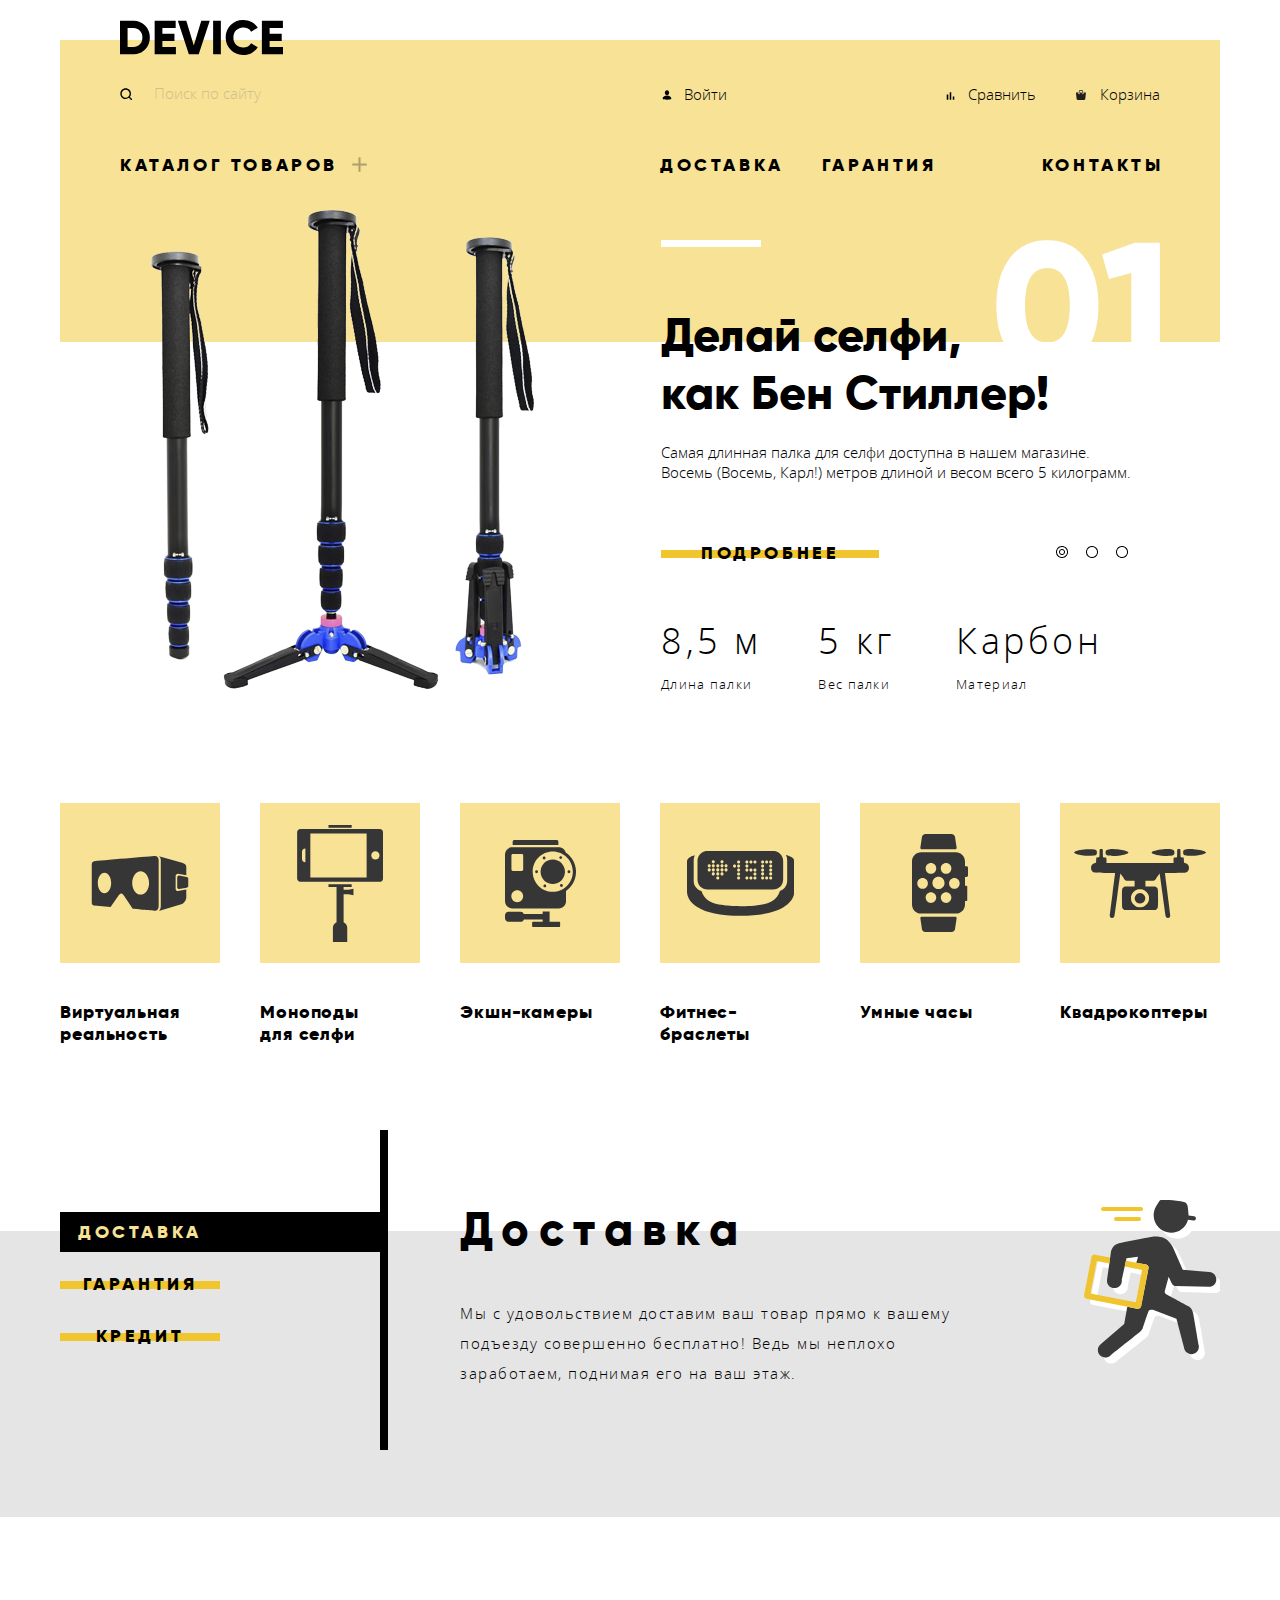
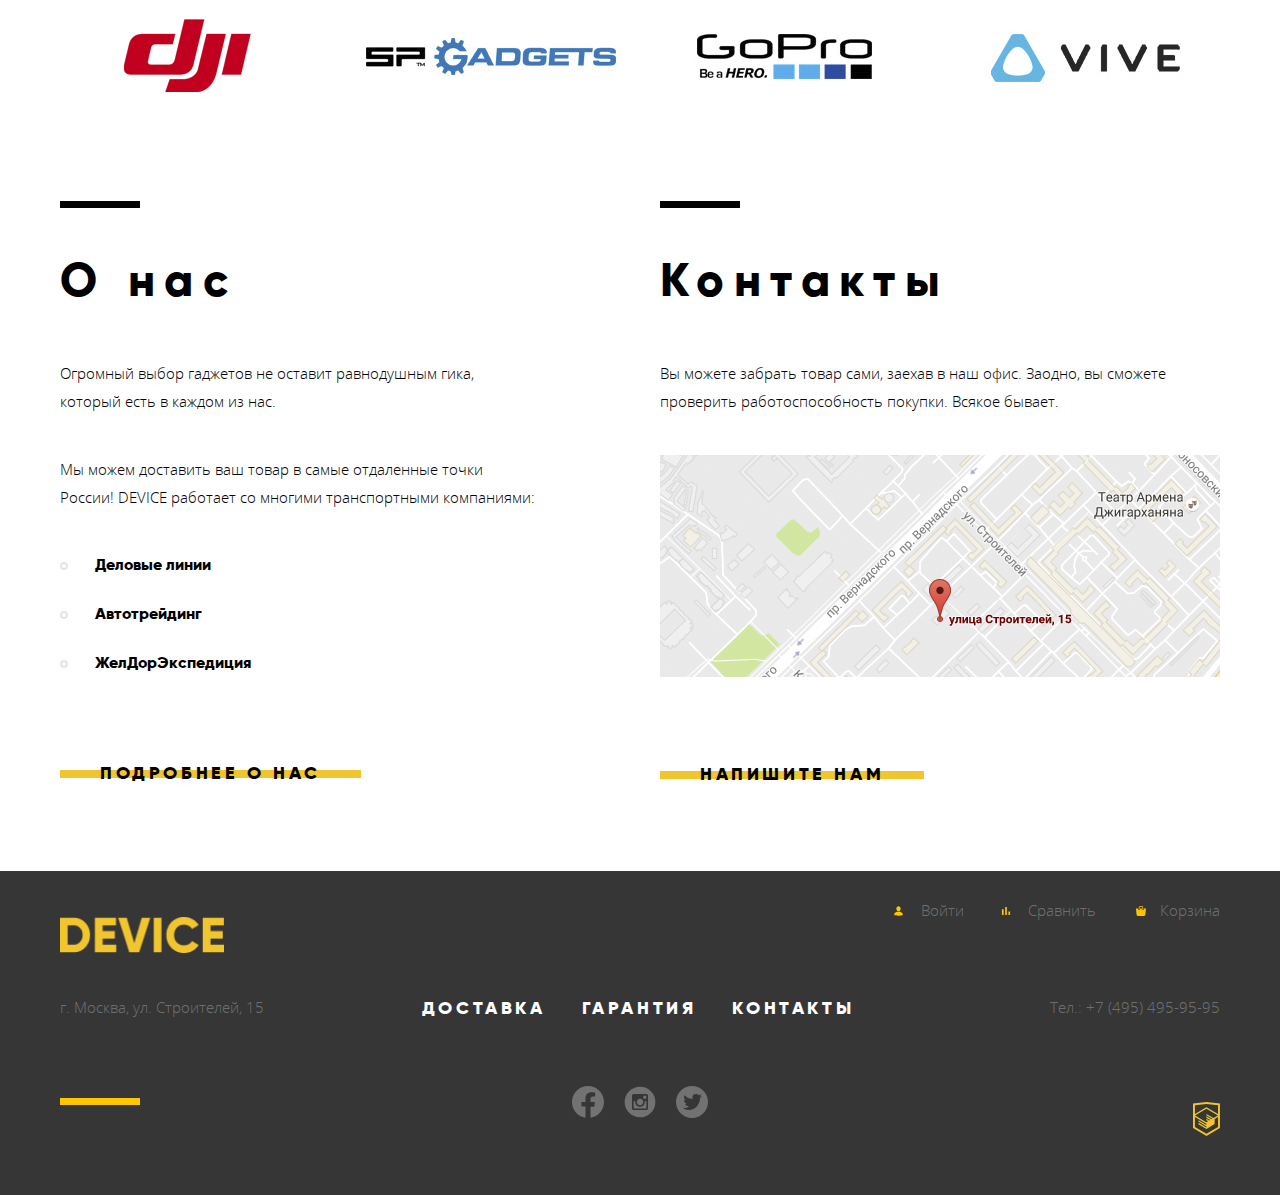
<file: index.html>
<!DOCTYPE HTML>
<html class="page" lang="ru">

<head>
  <meta charset="utf-8">
  <title>Интернет магазин Devise</title>
  <link rel="icon" href="favicon.svg">
  <link rel="preconnect" href="https://fonts.gstatic.com">
  <link href="https://fonts.googleapis.com/css2?family=Roboto&display=swap" rel="stylesheet">
  <link rel="stylesheet" href="css/normalize.css">
  <link href="css/style.css" rel="stylesheet">
</head>

<body id="body" class="page-body">
  <header class="main-header">
    <div class="main-logo">
      <a  href="index.html"> <img src="img/logo.svg" width="163 " height="35"
        alt="логотип интернет магазина Devise"></a>
    </div>
    <div class="active-block">
      <div class="seach-form-container">
        <form class="seach-form"  action="https://echo.htmlacademy.ru/" method="post">
          <input type="text" id="seach-form" class="seach-form-input" name="seach-form-input" autocomplete="off" placeholder="Поиск по сайту">
            <label for="seach-form"></label>
      		  <button class="seach-form-button">Найти</button>
      		  <div class="seach-form-line"></div>
        </form>
      </div>
      <div class="active-block-container">
        <div class="active-block-elements  element-user" ><a href="blank.html"><img src="img/icon_user_header.svg" width="14" height="14" alt="вход">Войти</a></div>
        <div class="active-block-elements element-compare" ><a href="blank.html"><img src="img/icon_chart_header.svg" width="13" height="14"alt="Сравнить">Сравнить</a></div>
        <div class="active-block-elements element-cart" ><a href="blank.html"><img src="img/icon_cart_header.svg" width="10" height="10" alt="Корзина">Корзина</a></div>
      </div>
    </div>
      <nav class="main-menu">
        <div class="menu-catalog">
        <a class="main-menu-link" href="catalog.html">Каталог товаров </a>
        <img src="img/cross.png" alt="плюсик-раскрытия-меню" width="15" height="15">
        <div class="submenu">
          <ul class="submenu-main-list">
            <li><a href="catalog.html">Виртуальная реальность</a></li>
            <li><a href="catalog.html">Моноподы для селфи</a></li>
            <li><a href="catalog.html">Экшн-камеры</a></li>
          </ul>
          <ul class="submenu-main-list">
            <li><a href="catalog.html">Фитнес-браслеты</a></li>
            <li><a href="catalog.html">Умные часы</a></li>
          </ul>
          <ul class="submenu-main-list">
            <li><a href="catalog.html">Квадрокоптер</a></li>
          </ul>
        </div>
      </div>

        <ul class="main-menu-list">
          <li class="main-menu-elements"><a class="main-menu-link" href="blank.html">доставка</a></li>
          <li class="main-menu-elements"><a class="main-menu-link" href="blank.html">гарантия</a></li>
          <li class="main-menu-elements"><a class="main-menu-link" href="blank.html">контакты</a></li>
        </ul>
      </nav>
  </header>

  <main class="main">
    <div class="slider-container">
      <div class="slider slide-1" id="slide-1">
        <div class="slider-img">
        <img class="slider-img1" src="img/slide-1.png" width="490" height="486" alt="Селфипалка">
      </div>
      <div class="slider-main">
        <div class="slider-main-line"></div>
        <div class="slider-main-number">
          <img alt="цифра 1" src="img/01.png" width="164" height="131">
        </div>
        <h2 class="slider-main-title">Делай селфи,<br>как Бен Стиллер! </h2>
        <p class="slider-main-text"> Самая длинная палка для селфи доступна в нашем магазине.<br> Восемь (Восемь, Карл!)
          метров длиной и весом всего 5 килограмм.</p>
        <div class="slider-main-button-container">
          <button class="button-main">Подробнее</button></div>
        <div class="slider-main-atributes">
          <div>
            <h2>8,5 м</h2>
            <p>Длина палки</p>
          </div>
          <div>
            <h2>5 кг</h2>
            <p>Вес палки</p>
          </div>
          <div>
            <h2>Карбон</h2>
            <p>Материал</p>
          </div>
        </div>
      </div>
    </div>
      <div class="slider slide-2" id="slide-2">
        <div class="slider-img">
        <img class="slider-item" src="img/slide-2.png" width="490" height="485" alt="Фитнес-браслет">
      </div>
      <div class="slider-main">
        <div class="slider-main-line"></div>
        <div class="slider-main-number">
          <img alt="цифра 2" src="img/02.png" width="194" height="131">
        </div>
        <h2 class="slider-main-title">Худеем<br>правильно! </h2>
        <p class="slider-main-text">Мотивирующие фитнес-браслеты помогут найти в себе силы не<br>пропускать занятия и
          соблюдать диету.</p>
        	<div class="slider-main-button-container">
            <button class="button-main">Подробнее</button>
           </div>
           <div class="slider-main-atributes">
             <div>
               <h2>48 часов</h2>
               <p>Без подзарядки</p>
             </div>
           </div>
          </div>
        </div>
      <div class="slider slide-3" id="slide-3">
        <div class="slider-img">
        <img class="slider-item" src="img/slide-3.png" width="526" height="547" alt="квадрокоптер">
      </div>
      <div class="slider-main">
        <div class="slider-main-line"></div>
        <div class="slider-main-number">
          <img alt="цифра 3" src="img/03.png" width="196" height="131">
        </div>
        <h2 class="slider-main-title">Порхает как бабочка,<br>жалит как пчела! </h2>
        <p class="slider-main-text">Этот обычный, на первый взгляд, квадрокоптер оснащен мощным <br>лазером, замаскированным
          под стандартную камеру.</p>
        	<div class="slider-main-button-container">
				    <button class="button-main">Подробнее</button>
				  </div>
				  <div class="slider-main-atributes">
				    <div>
						  <h2>800 м</h2>
						  <p>Дальность полета</p>
				    </div>
				    <div>
						  <h2>50 м</h2>
						  <p>Радиус поражения</p>
				    </div>
				  </div>
     		</div>
     	</div>
       <div class="slider-main-radio">
		    <input  onclick="slideActive1()" class="slider-main-input" type="radio" name="slider-main-input" id="slider-main-radio1" checked>
			  <label class="slider-main-label" for="slider-main-radio1"></label>
    		<input  onclick="slideActive2()" class="slider-main-input" type="radio" name="slider-main-input" id="slider-main-radio2" >
    		<label class="slider-main-label" for="slider-main-radio2"></label>
    		<input  onclick="slideActive3()" class="slider-main-input" type="radio" name="slider-main-input" id="slider-main-radio3">
    		<label class="slider-main-label" for="slider-main-radio3"></label>
		  </div>
    </div>

    <div class="main-catalog">
      <div class="main-catalog-elements">
        <a href="catalog.html" class="main-catalog-img">
          <img alt="Виртуальная реальность" src="img/popular-1.svg" width="98" height="55">
        </a>
        <a class="main-catalog-elements-text" href="catalog.html">Виртуальная<br> реальность</a>
      </div>
      <div class="main-catalog-elements">
        <a href="catalog.html" class="main-catalog-img">
          <img alt="Моноподы" src="img/popular-2.svg" width="86" height="117">
        </a>
       <a class="main-catalog-elements-text" href="catalog.html">Моноподы<br> для селфи</a>
      </div>
      <div class="main-catalog-elements">
        <a href="catalog.html" class="main-catalog-img">
          <img alt="Экшн-камеры" src="img/popular-3.svg" width="71" height="87">
        </a>
        <a class="main-catalog-elements-text" href="catalog.html">Экшн-камеры</a>
      </div>
      <div class="main-catalog-elements">
        <a href="catalog.html" class="main-catalog-img">
          <img alt="Фитнес-браслеты" src="img/popular-4.svg" width="107" height="65">
        </a>
        <a class="main-catalog-elements-text" href="catalog.html">Фитнес-<br>браслеты</a>
      </div>
      <div class="main-catalog-elements">
        <a href="catalog.html" class="main-catalog-img">
          <img  alt="Умные часы" src="img/popular-5.svg" width="56" height="98">
        </a>
        <a class="main-catalog-elements-text" href="catalog.html">Умные часы</a>
      </div>
      <div class="main-catalog-elements">
        <a href="catalog.html" class="main-catalog-img">
          <img alt="Квадрокоптеры" src="img/popular-6.svg" width="132" height="69">
        </a>
        <a class="main-catalog-elements-text" href="catalog.html">Квадрокоптеры</a>
      </div>
   </div>
    <div class="info-container">
      <div class="info">
        <div class="info-slider">
          <input onclick="infoSlideActive1()" class="info-slider-input" type="radio" name="button" checked id="info-slider-input-delivery">
          <label class="info-slider-label" for="info-slider-input-delivery">доставка</label>
          <input onclick="infoSlideActive2()" class="info-slider-input" type="radio" name="button" id="info-slider-input-garanty">
          <label class="info-slider-label" for="info-slider-input-garanty">гарантия</label>
          <input onclick="infoSlideActive3()" class="info-slider-input" type="radio" name="button" id="info-slider-input-credit">
          <label class="info-slider-label" for="info-slider-input-credit">кредит</label>
        </div>
        <div class="right-side right-side1" id="right-side1">
          <h2 class="right-side-title">Доставка</h2>
          <p class="right-side-text">Мы с удовольствием доставим ваш товар прямо к вашему <br>
            подъезду совершенно бесплатно! Ведь мы неплохо <br>заработаем, поднимая его на ваш этаж.</p>
          <img class="right-sid-img " src="img/delivery.svg" alt="услуги Доставка" width="136" height="164">
        </div>
        <div class="right-side right-side2" id="right-side2" >
          <h2 class="right-side-title">Гарантия</h2>
          <p class="right-side-text">Если из-за возгорания купленного у нас товара у вас сгорит <br>
            дом — не переживайте, мы выдадим вам новый. <br>Товар, не дом, конечно же.</p>
          <img class="right-sid-img " src="img/warranty.svg" alt="услуги Гарантия"  width="171" height="195">
        </div>
        <div class="right-side right-side3" id="right-side3">
          <h2 class="right-side-title">Кредит</h2>
          <p class="right-side-text">Залезть в долговую яму стало проще! Кредитные <br>
            консультанты подберут для вас наиболее выгодные условия <br>
            кредита. Выгодные для нашего банка, разумеется.</p>
          <img class="right-sid-img" src="img/credit.svg" alt="услуги Кредит"  width="156" height="188">
        </div>
      </div>
    </div>
    <Section class="partners">
      <a href="#"><img src="img/logo-1.png" alt="логотип компании dj" width="260" height="100"></a>
      <a href="#"><img src="img/logo-2.png" alt="логотип SP" width="260" height="100"></a>
      <a href="#"><img src="img/logo-3.png" alt="логотип GoPro" width="260" height="100"></a>
      <a href="#"><img src="img/logo-4.png" alt="логотип Vivo" width="260" height="100"></a>

    </Section>
    <div class="contact-info">
    <div class="about-us-info">
      <div class="top-line"></div>
      <h2 class="about-us-title">О нас</h2>
      <p class="about-us-text">Огромный выбор гаджетов не оставит равнодушным гика,<br>
        который есть в каждом из нас.</p>
      <p class="about-us-text">Мы можем доставить ваш товар в самые отдаленные точки <br>
        России! DEVICE работает со многими транспортными компаниями:</p>
      <ul class="about-us-delivery">
        <li>Деловые линии</li>
        <li>Автотрейдинг </li>
        <li>ЖелДорЭкспедиция </li>
      </ul>
      <a class="button-main" href="blink.html">подробнее о нас</a>
    </div>
    <div class="contacts">
      <div class="top-line"></div>
      <h2 class="contacts-title">Контакты</h2>
      <p class="contacts-text">Вы можете забрать товар сами, заехав в наш офис. Заодно, вы сможете <br>
        проверить работоспособность покупки. Всякое бывает.
      </p>
      <div class="map" onclick="showMap()">
        <img alt="Карта" src="img/map.png" width="560" height="222">
      </div>
      <a onclick="openFeedbackForm()" class="button-main">напишите нам</a>
    </div>
  </div>
  </main>
  <footer class="footer-container">
    <div class="main-footer">
    <div class="footer-column-1">
      <div>
        <a class="footer-logo" href="index.html"> <img src="img/-e-logo.png" width="164" height="36" alt="logo"></a>
      </div>
      <div class="footer-active-block-container">
        <div class="footer-active-block-elements footer-active-1"><a class="footer-active-block-elements-link" href=""><img alt="логин" src="img/icon_user.svg" width="13" height="14">Войти</a></div>
        <div class="footer-active-block-elements footer-active-2"><a class="footer-active-block-elements-link" href=""><img alt="сравнить" src="img/icon_chart.svg" width="14" height="14">Сравнить</a></div>
        <div class="footer-active-block-elements footer-active-3"><a class="footer-active-block-elements-link" href=""><img alt="корзина" src="img/icon_cart.svg" width="10" height="10">Корзина</a></div>
      </div>
    </div>
    <div class="footer-column-2">
      <div class="adress">
        <p>г. Москва, ул. Строителей, 15</p>
      </div>
      <ul class="footer-menu">
      		<li class="footer-menu-elements"><a href="blank.html">доставка</a></li>
      		<li class="footer-menu-elements"><a href="blank.html">гарантия</a></li>
      		<li class="footer-menu-elements"><a href="blank.html">контакты</a></li>
      	</ul>
      <div class="tel">
        <p>Тел.: <a href="+7(495) 495-95-95">+7 (495) 495-95-95</a></p>
      </div>
    </div>
    <div class="footer-column-3">

      <div class="footer-line"></div>
      <div class="social">
        <a href="https://vk.com/gerfageraych"><img src="img/icon_facebook.svg" alt="facebook"></a></li>
        <a href="#"> <img src="img/icon_instagram.svg" alt="instagram"> </a></li>
        <a href="#"><img src="img/icon_twitter.svg" alt="twitter"></a>
      </div>
      <div class="creator">
        <p><a href="https://vk.com/gerfageraych"><img src="img/logo-html.svg" alt="разработано"></a></p>
      </div>
    </div>
    </div>
  </footer>

  <div class="full-map " id="full-map">
    <a href="https://www.google.ng/maps/place/School+number+118/@55.6866384,37.5275834,16.79z/data=!4m5!3m4!1s0x46b54cf6f5f5c4ad:0xbce6da52bb328417!8m2!3d55.687031!4d37.529618?hl=nl">
      <img alt="большая карта" src="img/map-big.png" width="994" height="539">
    </a>
    <button onclick="closeMap()" class="button-close"></button>
  </div>
  <div class="feedback-form-container " id="feedback-form-container">
    <form class="feedback-form" action="https://echo.htmlacademy.ru/" method="post">
      <div class="feedback-form-name">
        <p>Ваше имя:</p>
        <input id="feedback-form-name-input" class="feedback-form-name-input" type="text" name="name"
          placeholder="Имя Фамилия">
        <label for="feedback-form-name-input"></label>
      </div>
      <div class="feedback-form-email">
        <p>Ваш e-mail:</p>
        <input id="feedback-form-name-email" class="feedback-form-name-input" type="email" name="email"
          placeholder="email@example.com">
        <label for="feedback-form-name-email"></label>
      </div>
      <div class="feedback-form-textarea">
        <p>Текст письма:</p>
        <textarea id="feedback-form-name-textarea" class="feedback-form-name-textarea" name="message"
          placeholder="В свободной форме"></textarea>
        <label for="feedback-form-name-textarea"></label>
      </div>
      <button class="button-main">отправить</button>
    </form>
    <button onclick="closeFeedbackForm()" class="button-close"></button>
  </div>
  <script src="js/script.min.js"></script>
</body>

</html>
</file>
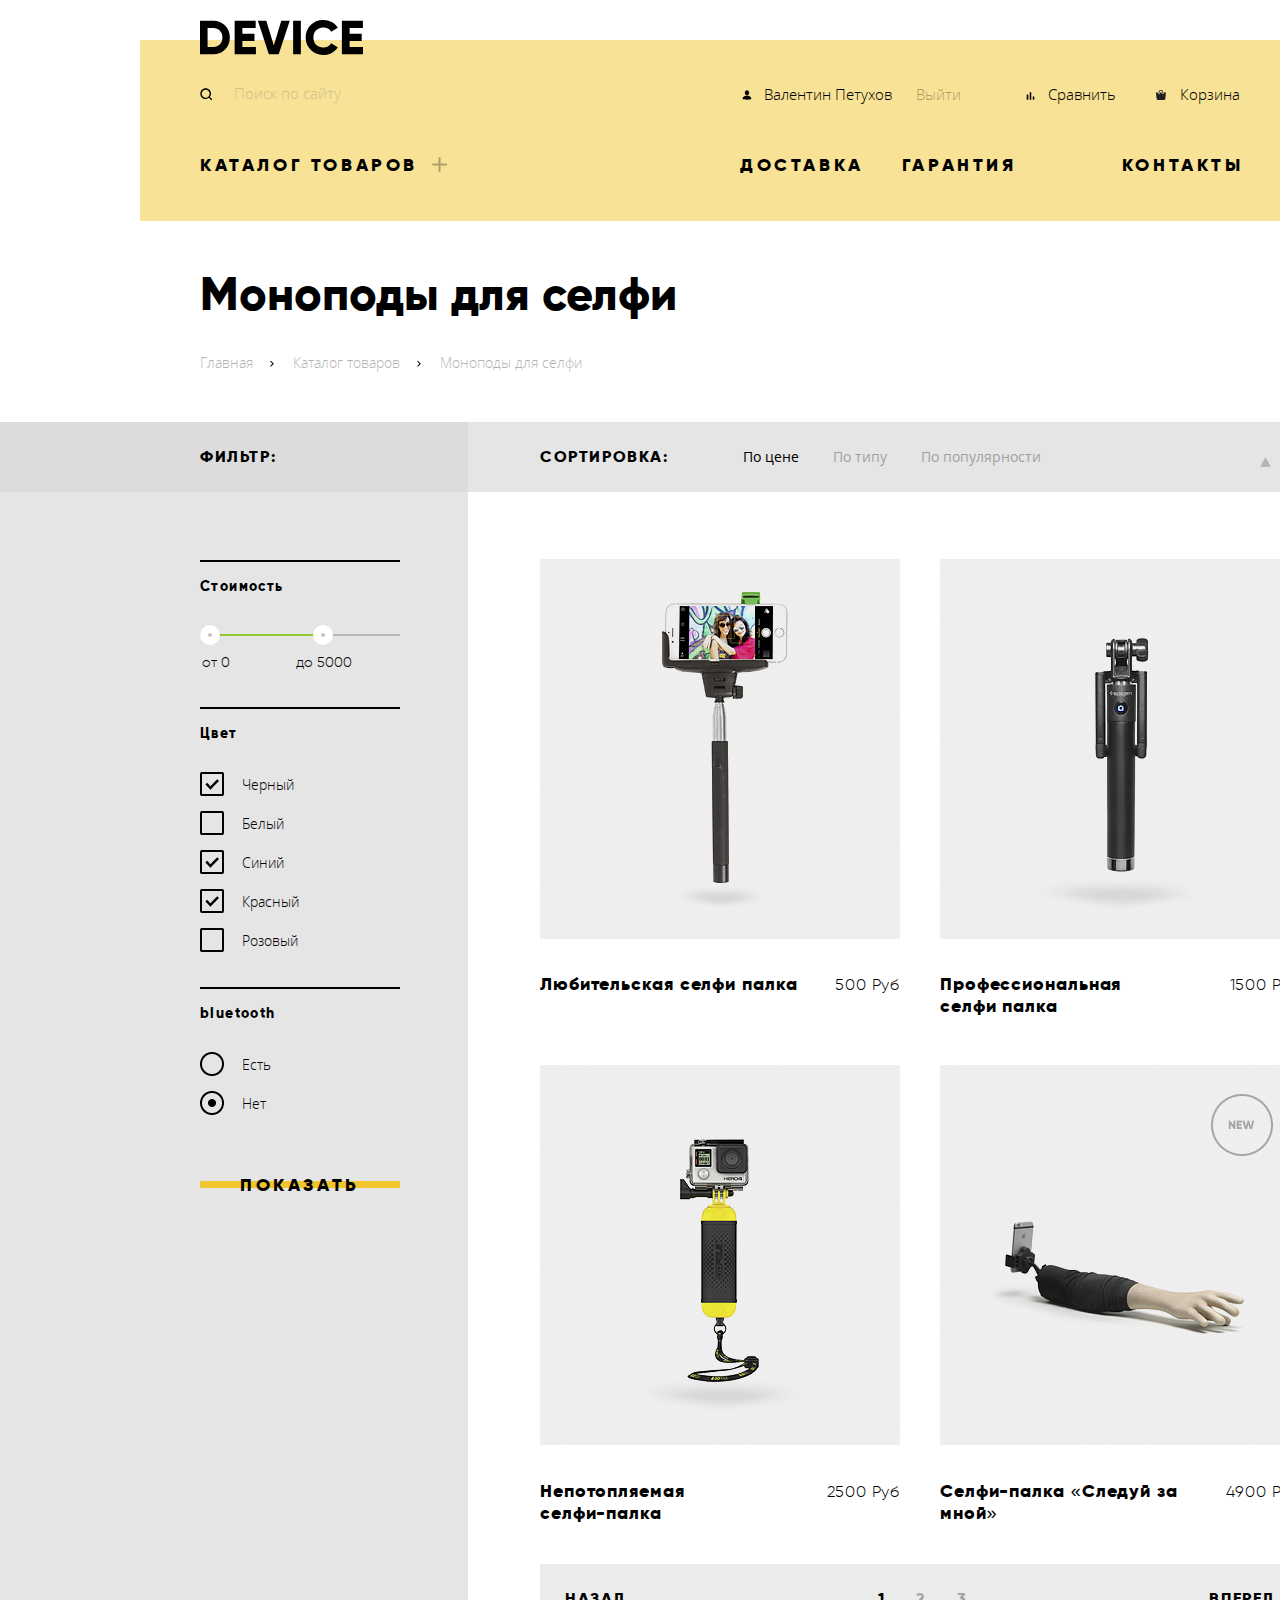
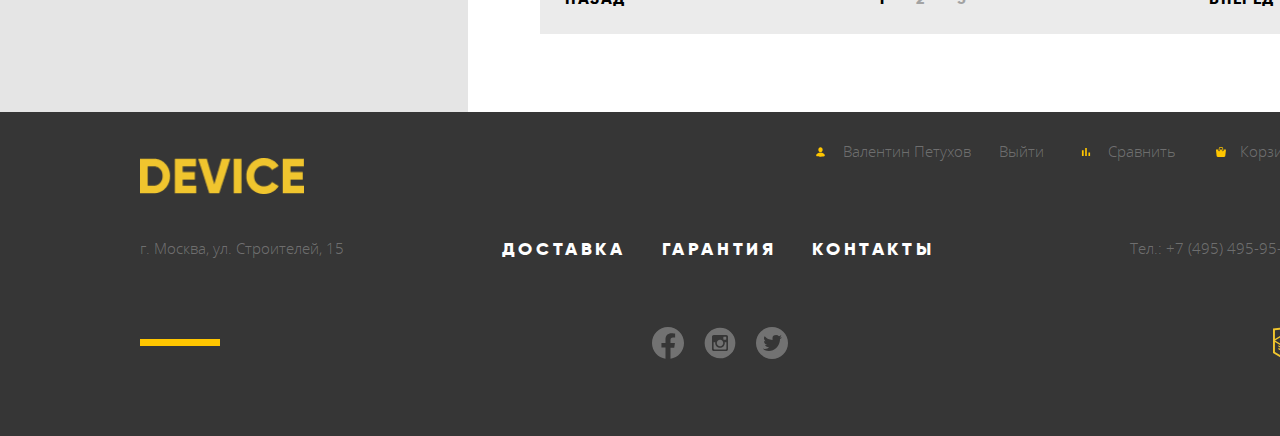
<file: catalog.html>
<!DOCTYPE HTML>
<html lang="ru">

<head>
  <meta charset="utf-8">
  <title>Каталог магазина Devise</title>
  <link rel="icon" href="favicon.svg">
  <link rel="preconnect" href="https://fonts.gstatic.com">
  <link href="https://fonts.googleapis.com/css2?family=Roboto&display=swap" rel="stylesheet">
  <link rel="stylesheet" href="css/normalize.css">
  <link href="css/style.css" rel="stylesheet">
</head>

<body id="body" class="page-body">
  <header class="main-header">
    <div class="main-logo">
      <a  href="index.html"> <img src="img/logo.svg" width="163 " height="35"
        alt="логотип интернет магазина Devise"></a>
    </div>
    <div class="active-block">
      <div class="seach-form-container">
        <form class="seach-form"  action="https://echo.htmlacademy.ru/" method="post">
          <input type="text" id="seach-form" class="seach-form-input" name="seach-form-input" autocomplete="off" placeholder="Поиск по сайту">
            <label for="seach-form"></label>
      		  <button class="seach-form-button">Найти</button>
      		  <div class="seach-form-line"></div>
        </form>
      </div>
      <div class="active-block-container">
        <div class="active-block-elements element-user">
          <a href=""><img alt="логин" src="img/icon_user_header.svg" width="14" height="14">Валентин Петухов</a>
          <a href="" class="element-user-inlogin">Выйти</a>
        </div>
        <div class="active-block-elements element-compare" ><a href="blank.html"><img src="img/icon_chart_header.svg" width="13" height="14"alt="Сравнить">Сравнить</a></div>
        <div class="active-block-elements element-cart"><a href=""><img alt="корзина" src="img/icon_cart_header.svg" width="10" height="10">Корзина</a></div>
      </div>
    </div>
    <nav class="main-menu">
      <div class="menu-catalog">
      	<a class="main-menu-link" href="catalog.html">каталог товаров</a>
      	<img alt="крест-раскрытие-меню" src="img/cross.png" width="15" height="15">
        <div class="submenu">
          <ul class="submenu-main-list">
            <li><a href="catalog.html">Виртуальная реальность</a></li>
            <li><a href="catalog.html">Моноподы для селфи</a></li>
            <li><a href="catalog.html">Экшн-камеры</a></li>
          </ul>
          <ul class="submenu-main-list">
            <li><a href="catalog.html">Фитнес-браслеты</a></li>
            <li><a href="catalog.html">Умные часы</a></li>
          </ul>
          <ul class="submenu-main-list">
            <li><a href="catalog.html">Квадрокоптер</a></li>
          </ul>
        </div>
      </div>
	    <ul class="main-menu-list">
	      <li class="main-menu-elements"><a class="main-menu-link" href="blank.html">доставка</a></li>
	      <li class="main-menu-elements"><a class="main-menu-link" href="blank.html">гарантия</a></li>
	      <li class="main-menu-elements"><a class="main-menu-link" href="blank.html">контакты</a></li>
	    </ul>
    </nav>
  </header>
  <main class="main">
    <div class="main-catalog-container">
      <h2 class="main-catalog-container-title">Моноподы для селфи</h2>
      <div class="breadcrumbs">
      <ul class="breadcrumbs-list">
        <li class="breadcrumbs-list-elements"><a href="index.html">Главная</a></li>
        <li class="breadcrumbs-list-elements"><a href="catalog.html">Каталог товаров</a></li>
        <li class="breadcrumbs-list-elements"><a href="моноподы для селфи">Моноподы для селфи</a></li>
      </ul>
    </div>
    </div>
    <div class="filter-max-container">
      <div class="filter-inner-container">
      <div class="filter-title">
        <h2>Фильтр:</h2>
      </div>
      <div class="sorting-cap">
        <h2 >Сортировка: </h2>
        <form class="sorting-container-form" action="https://echo.htmlacademy.ru/" method="post">
          <div class="container-form-option">
            <input id="price-button" class="sorting-button" type="radio" name="sorting-radio" checked>
            <label class="sorting-label" for="price-booton">По цене</label>
            <input type="radio" id="type-button" name="sorting-radio" class="sorting-button">
            <label class="sorting-label" for="type-booton">По типу</label>
            <input type="radio" id="popular-button" name="sorting-radio" class="sorting-button">
            <label class="sorting-label" for="popular-booton">По популярности</label>
          </div>
          <div class="container-form-minmax">
            <input type="radio" id="rice-button" name="nimax-sorting" class="sorting-button">
            <label class="sorting-minmax sorting-max-label" for="rice-bootom"></label>
            <input type="radio" id="down-button" name="nimax-sorting" class="sorting-button" checked>
            <label class="sorting-minmax sorting-min-label" for="down-bootom"></label>
          </div>
        </form>
        </div>
      </div>
    </div>
      <div class="catalog-max-container">
        <div class="catalog-inner-container">
        <div class="filter">
          <form action="https://echo.htmlacademy.ru/" method="post">
            <div class="filter-top-line">
              <fieldset class="filter-price">
                <legend class="filter-legend">Стоимость</legend>
                <div class="range">
                  <div class="range-scale">
                    <div class="range-line1"></div>
                    <div class="range-line2"></div>
                    <div class="toggle toggle1"></div>
                    <div class="toggle toggle2"></div>
                  </div>
                  <div class="range-input">
                    <input id="min-range" type="text" class="range-text min-range" placeholder="от 0">
                    <label for="min-range"></label>
                    <input id="max-range" type="text" class="range-text max-range" placeholder="до 5000">
                    <label for="max-range"></label>
                  </div>
                </div>
              </fieldset>
            </div>
            <div class="filter-top-line">
            <fieldset class="filter-color">
              <legend class="filter-legend">Цвет</legend>
              <ul class="filter-checkbox-list">
                <li class="filter-checkbox-elements">
                  <input type="checkbox" name="blak" id="filter-color-blak" class="filter-checkbox-button" checked>
                  <label class="filter-checkbox-label" for="filter-color-blak"></label><p>Черный</p>
                </li>
                <li class="filter-checkbox-elements">
                  <input type="checkbox" name="width" id="filter-color-width" class="filter-checkbox-button">
                  <label class="filter-checkbox-label" for="filter-color-width"></label><p>Белый</p>
                </li>
                <li class="filter-checkbox-elements">
                  <input type="checkbox" name="blue" id="filter-color-blue" class="filter-checkbox-button" checked>
                  <label class="filter-checkbox-label" for="filter-color-blue"></label><p>Синий</p>
                </li>
                <li class="filter-checkbox-elements">
                  <input type="checkbox" name="red" id="filter-color-red" class="filter-checkbox-button" checked>
                  <label class="filter-checkbox-label" for="filter-color-red"></label><p>Красный</p>
                </li>
                <li class="filter-checkbox-elements">
                  <input type="checkbox" name="roys" id="filter-color-roys" class="filter-checkbox-button">
                  <label class="filter-checkbox-label" for="filter-color-roys"></label><p>Розовый</p>
                </li>
              </ul>
            </fieldset>
            </div>
            <div class="filter-top-line">
            <fieldset class="filter-bluetooth">
              <legend class="filter-legend">bluetooth</legend>
              <ul class="filter-radio-list">
                <li class="filter-radio-elements">
                  <input class="filter-radio-button" type="radio" name="bluetoot" value="yes" id="filter-bluetooth-yes">
                  <label class="filter-radio-label" for="filter-bluetooth-yes"></label><p>Есть</p>
                </li>
                <li class="filter-radio-elements">
                  <input class="filter-radio-button" type="radio" name="bluetoot" value="no" id="filter-bluetooth-no" checked>
                  <label class="filter-radio-label" for="filter-bluetooth-no"></label><p>Нет</p>
                </li>
              </ul>
            </fieldset>
          </div>
            <button class="button-filter">Показать</button>
          </form>
        </div>
        <div class="catalog">
          <div class="catalog-item">
            <div class="catalog-item-hover">
              <div class="button-main-container">
                <button class="catalog-hover">В Корзину</button>
                <div class="button-main-catalog-background"></div>
              </div>
            <a class="catalog-elements-link" href="">Добавить к сравнению</a>
            </div>
            <img src="img/device-catalog.png/p1g7epebsso5b10ho1n6p127qq0s4-24.png" width="360" height="380"
              alt="Любительская селфи палка">
            <div class="catalog-elements-text">

                <p class="catalog-elements-text-description"> Любительская селфи палка</p>

              <p class="catalog-elements-text-cell"> 500 Руб</p>
            </div>
          </div>
          <div class="catalog-item">
            <div class="catalog-item-hover">
            <div class="button-main-container">
              <button class="catalog-hover">В Корзину</button>
              <div class="button-main-catalog-background"></div>
            </div>
            <a class="catalog-elements-link" href="">Добавить к сравнению</a>
            </div>
            <img src="img/device-catalog.png/p1g7epebsso5b10ho1n6p127qq0s4-23.png" width="360" height="380"
              alt="Профессиональная селфи палка">
            <div class="catalog-elements-text">

              <p class="catalog-elements-text-description">Профессиональная <br> селфи палка</p>

            <p class="catalog-elements-text-cell">1500 Руб</p>
            </div>
          </div>
          <div class="catalog-item">
            <div class="catalog-item-hover">
            <div class="button-main-container">
              <button class="catalog-hover">В Корзину</button>
              <div class="button-main-catalog-background"></div>
            </div>
            <a class="catalog-elements-link" href="">Добавить к сравнению</a>
            </div>
            <img src="img/device-catalog.png/p1g7epebsso5b10ho1n6p127qq0s4-22.png" width="360" height="380"
              alt="Непотопляемая селфи-палка">
            <div class="catalog-elements-text">

              <p class="catalog-elements-text-description"> Непотопляемая <br> селфи-палка</p>

            <p class="catalog-elements-text-cell"> 2500 Руб </p>
            </div>
          </div>
          <div class="catalog-item">
            <div class="new-catalog-element"></div>
            <div class="catalog-item-hover">
            <div class="button-main-container">
              <button class="catalog-hover">В Корзину</button>
              <div class="button-main-catalog-background"></div>
            </div>
            <a class="catalog-elements-link" href="">Добавить к сравнению</a>
            </div>
            <img src="img/device-catalog.png/p1g7epebsso5b10ho1n6p127qq0s4-21.png" width="360" height="380"
              alt="Селфи-палка «Следуй за мной»">
              <div class="catalog-elements-text">

              <p class="catalog-elements-text-description">Селфи-палка «Следуй за <br> мной»</p>

            <p class="catalog-elements-text-cell">4900 Руб</p>
          </div>
          </div>

          <div class="paginator-container">
            <div class="paginator">
              <a class="paginator-list-back" href="">назад</a>
              <ul class="paginator-list">
                <li class="paginator-list-elements"><a class="paginator-active-page" href="">1</a></li>
                <li class="paginator-list-elements"><a href="">2</a></li>
                <li class="paginator-list-elements"><a href="">3</a></li>
              </ul>
              <a class="paginator-list-forward" href="">вперед</a>
            </div>
          </div>
        </div>
      </div>
    </div>

  </main>

  <footer class="footer-container">
    <div class="main-footer">
    <div class="footer-column-1">
      <div>
        <a class="footer-logo" href="index.html"> <img src="img/-e-logo.png" width="164" height="36" alt="logo"></a>
      </div>
      <div class="footer-active-block-container">
        <div class="footer-active-block-elements footer-active-1">
          <a href="">
            <img alt="логин" src="img/icon_user.svg" width="13" height="14">Валентин Петухов</a>
          <a href="" class="footer-element-user-inlogin">Выйти</a>
        </div>
        <div class="footer-active-block-elements footer-active-2"><a class="footer-active-block-elements-link" href=""><img alt="сравнить" src="img/icon_chart.svg" width="14" height="14">Сравнить</a></div>
        <div class="footer-active-block-elements footer-active-3"><a class="footer-active-block-elements-link" href=""><img alt="корзина" src="img/icon_cart.svg" width="10" height="10">Корзина</a></div>
      </div>
    </div>

    <div class="footer-column-2">
      <div class="adress">
        <p>г. Москва, ул. Строителей, 15</p>
      </div>
      <ul class="footer-menu">
      		<li class="footer-menu-elements"><a href="blank.html">доставка</a></li>
      		<li class="footer-menu-elements"><a href="blank.html">гарантия</a></li>
      		<li class="footer-menu-elements"><a href="blank.html">контакты</a></li>
      	</ul>
      <div class="tel">
        <p>Тел.: <a href="+7(495) 495-95-95">+7 (495) 495-95-95</a></p>
      </div>
    </div>
    <div class="footer-column-3">

      <div class="footer-line"></div>
      <div class="social">
        <a href="https://vk.com/gerfageraych"><img src="img/icon_facebook.svg" alt="facebook" width="32" height="32"></a>
        <a href="#"> <img src="img/icon_instagram.svg" alt="instagram" width="32" height="32"> </a>
        <a href="#"><img src="img/icon_twitter.svg" alt="twitter" width="32" height="32"></a>
      </div>
      <div class="creator">
        <a href="https://vk.com/gerfageraych"><img src="img/logo-html.svg" alt="разработано"></a>
      </div>
    </div>
    </div>
  </footer>

</body>

</html>
</file>
<file: css/style.css>
:root {
	--basic-backgound-white: rgba(255, 255, 255, 1);
	--basic-backgound-white-opacity03: rgba(255, 255, 255, 0.3);
	--basic-backgound-black: rgba(0, 0, 0, 1);
	--basic-backgound-dark: rgba(54, 54, 54, 1);
	--basic-grey: rgba(70, 70, 70, 1);
	--special-yellow-dark: rgba(240, 197, 46, 1);
	--special-yellow-light: rgba(247, 226, 150, 1);
	--basic-grey-light: rgba(229, 229, 229, 1);
	--special-green: rgba(145, 201, 47, 1);
	--toggle-color: rgba(196, 196, 196, 1);
	--footer-line: rgba(255, 198, 0, 1);
	--filter-grey: rgba(220, 220, 220, 1);
	--catalog-elements-hover: rgba(238, 238, 238, 0.7);
	--paginator-grey: rgba(235, 235, 235, 1);
	--pagnator-button-color: rgba(217, 217, 217, 1);
	--pagnator-button-focus-text: rgba(0, 0, 0, 0.3);
	--feedback-box-shadow: rgba(0, 0, 0, 0.15);
	--feedback-form: rgba(242, 242, 242, 1);
	--feedback-form-hover: rgba(234, 234, 234, 1);
	--invalid-input-color: rgba(246, 218, 218, 1);
	--feedback-form-text: rgba(0, 0, 0, 0.4);
}
@font-face{
	font-family: "opensans";
	font-style: normal;
	src: url("../fonts/opensans.woff2") format("woff2"),
	   url("../fonts/opensans.woff") format("woff");
}
@font-face{
	font-family: "opensanslight";
	font-style: normal;
	src: url("../fonts/opensanslight.woff2") format("woff2"),
	   url("../fonts/opensanslight.woff") format("woff");
}
@font-face{
	font-family: "gilroylight";
	font-style: normal;
	src: url("../fonts/gilroylight.woff2") format("woff2"),
	   url("../fonts/gilroylight.woff") format("woff");
}
@font-face{
	font-family: "gilroyextrabold";
	font-style: normal;
	src: url("../fonts/gilroyextrabold.woff2") format("woff2"),
	   url("../fonts/gilroyextrabold.woff") format("woff");
}


body{
	padding: 0;
	margin: 0;
  	background: var(--basic-backgound-white);
 }

a{
 	text-decoration: none;
}
img{
  max-width: 100%;
}
.page{
height: 100%;
}
.page-body{
	width: 100%;
	margin: 0 auto;
	padding-top: 15px;
	min-height: 100%;
  	display: grid;
  	grid-template-rows: min-content 1fr min-content;
  	align-content: start;
}

.main-header{
	width: 1160px;
	background: linear-gradient(to top, var(--special-yellow-light) 88%, var(--basic-backgound-white) 12%);
	height: 206px;
	margin: 0 auto;
	position: relative;
}
.main-logo{
  height: 35px;
	padding: 0;
	margin: 0;
  padding-top: 5px;
	margin-left: 60px;
	margin-bottom: 29px;
}
.main-logo a:hover{
	opacity: 0.6;
}
.main-logo a:focus{
	opacity: 0.3;
}
.active-block,.main-menu{
  display: grid;
	grid-template-columns: 1fr 500px;
  padding: 0;
	margin: 0;
  margin-left: 60px;
	margin-right: 60px;
}
.active-block-container{
  display: grid;
	grid-template-columns: 1fr max-content max-content;
  align-items:center;
  grid-gap: 0 40px;
}
.main-menu{
  margin-top: 50px;
	font-family: 'gilroyextrabold','Franklin Gothic Medium', sans-serif;
	font-size: 18px;
	line-height: 22px;
	text-transform: uppercase;
}

.main-menu-link{
  letter-spacing: 0.2em;
}
.menu-catalog img:hover{
	cursor: pointer;
}
.menu-catalog:hover > .submenu{
    display: flex;
}
.submenu:hover{
    display: flex;
}
.submenu{
	position: absolute;
	left: -60px;
	top: 55px;
	width: 1100px;
	background: var(--special-yellow-light);
	padding-bottom: 21px;
	padding-left: 60px;
	margin: 0 auto;
	display: none;
	flex-direction: row;
	z-index: 9999;
}
.submenu:before{
	content: "";
	position: absolute;
	width: 100%;
	height: 50px;
	top: -40px;
	z-index: 9999;
}
.submenu-main-list:first-child{
	margin-left: 57px;
}
.menu-catalog .submenu-main-list{
	list-style: none;
	font-family: 'opensanslight', 'Candara', sans-serif;
	margin: 0;
	padding: 0;
	font-size: 15px;
	line-height: 20px;
	margin-top:12px;
	margin-right: 55px;
	text-transform: none;
}
.submenu-main-list li:not(:first-child){
	margin-top:20px;
}
.submenu-main-list a{
	color:var(--basic-backgound-black);
}
.submenu-main-list a:hover{
	opacity: 0.6;
}
.submenu-main-list a:focus{
	opacity: 0.3;
}
.menu-catalog{
	position: relative;
}
.menu-catalog img{
	position: absolute;
	left:232px;
	bottom: 4px;
}
.main-menu-list{
  list-style: none;
  padding: 0;
	margin: 0;
	display: grid;
	grid-template-columns: max-content max-content 1fr;
	grid-gap: 0 38px;
}
.main-menu-elements:last-child{
	justify-self: end;
}
.main-menu-elements:last-child a{
	margin-right:-0.2em;
}
.main-menu-elements a, .menu-catalog a{
	color: var(--basic-backgound-black);
}
.main-menu-elements a:hover, .menu-catalog a:hover{
	opacity: 0.6;
}
.main-menu-elements a:focus, .menu-catalog a:focus{
	opacity: 0.3;
}
.active-block-elements{
	font-family: 'opensanslight', 'Candara', sans-serif;
	position: relative;
}
.active-block-elements a{
	font-weight: 300;
	font-size: 15px;
	line-height: 20px;
	padding-left: 24px;
	color: var(--basic-backgound-black);
}
.active-block-elements a:hover{
 	opacity: 0.6;
}
.active-block-elements a:focus{
	opacity: 0.3;
}
.element-compare img{
	position: absolute;
	left: 0;
	top:5px;
}
.element-cart img{
	position: absolute;
	left: 0;
	top:6px;
}
.element-user{
	position: relative;
}
.element-user img{
	position: absolute;
	left: 0;
	top:4px;
}
.element-user-inlogin{
	position: absolute;
	font-weight: 300;
	font-size: 15px;
	line-height: 20px;
}
.element-user .element-user-inlogin{
	opacity: 0.3;
}
.seach-form-input{
	border: none;
	background: var(--special-yellow-light);
}
.seach-form-input::placeholder{
	line-height: 20px;
	font-size: 15px;
	font-family: 'opensanslight', 'Candara', sans-serif;
	opacity: 0.3;
}
.seach-form-input:hover::placeholder{
	opacity: 0.6;
}
.seach-form-input:focus::placeholder{
	opacity: 1;
}
.seach-form-input:focus {
	outline-width: 0;
}
.seach-form-container{
	padding-left: 32px;
	position: relative;
}
.seach-form:hover .seach-form-button,
.seach-form:hover .seach-form-line,
.seach-form-button:hover,
.seach-form-line:hover{
    display: inline-block;
    vertical-align: baseline;
}
.seach-form-container:before{
	position: absolute;
	content: "";
	background: url(../img/seach.svg);
	width: 12px;
	height: 12px;
	left: 0;
	top:4px;
}
.seach-form-line{
	position: absolute;
	display: none;
	background: var(--basic-backgound-black);
	width: 80%;
	height: 2px;
	left: 0;
	bottom: -15px;
}
.seach-form-button{
	font-family: 'opensanslight', 'Candara', sans-serif;
	position: absolute;
	display: none;
	background:none;
	border: 2px solid var( --basic-backgound-black);
	box-sizing: border-box;
	top:-14.8px;
	right: 104px;
	height: 50px;
	font-weight: 300;
	font-size: 15px;
	line-height: 20px;
	text-transform: uppercase;
}
.seach-form-button:hover{
	background-color: var(--basic-backgound-black);
	color: var(--basic-backgound-white);
}
.seach-form-button:focus{
	background-color: var(--basic-backgound-black);
	color: var(--basic-backgound-white-opacity03);
	outline:none;
}

.slider-container {
  background: linear-gradient(to top, var(--basic-backgound-white) 76%, var(--special-yellow-light) 24%);
  width: 1160px;
  margin: 0 auto;
  margin-bottom: 76px;
  position: relative;
 }
 .slider{
   background: linear-gradient(to top, var(--basic-backgound-white) 76%, var(--special-yellow-light) 24%);
   grid-template-columns:  572px 1fr;
   width: 1084px;
   height: 506px;
   margin: 0 47px 0 29px;

 }
 .slide-1{
	display: grid;
}
.slide-2,
.slide-3{
	display: none;
}
.slider-img{
	position: relative;
}
 .slider-img1{
	position: absolute;
	top:-15px;
	left:-13px;
}
.slider-img2{
	position: absolute;
	top:22px;
	left:-8px;
}
.slider-img3{
	position: absolute;
	top:-20px;
	left:2px;
}
.slider-main{
	position: relative;
}
.slider-main-line{
	margin-top: 19px;
	background: var(--basic-backgound-white);
	width: 100px;
	height: 7px;
}
.slider-main-number{
	position: absolute;
	right: 13px;
	top:19px;
}
.slider-main-title{
  font-family: 'gilroyextrabold','Franklin Gothic Medium', sans-serif;
	margin:0;
	margin-top: 59px;
	margin-bottom: 20px;
	font-weight: 800;
	font-size: 47px;
	line-height: 58px;
	position: relative;
	z-index: 11;
}
.slider-main-text{
  margin:0;
	padding: 0;
	padding-right: 15px;
	font-family: 'opensanslight', 'Candara', sans-serif;
	font-weight: 300;
	font-size: 15px;
	line-height: 20px;
	margin-bottom: 51px;
}
.slider-main-button-container{
	margin:0;
	padding: 0;
	display: flex;
	flex-direction: row;
	justify-content: space-between;
	align-items:center;
	margin-bottom: 47px;
}
.slider-main-radio{
	position: absolute;
	right: 92px;
	top:324.7px;
	display: flex;
	flex-direction: row;
}
.slider-main-input{
	display: none;
}
.slider-main-label:not(:last-child){
	margin-right: 18px;
}
.slider-main-label{
	cursor: pointer;
	display: block;
	background: url(../img/slider-button-empty.png);
	width: 12px;
	height: 12px;
}
.slider-main-input:checked + .slider-main-label{
	display: block;
	width: 12px;
	height: 12px;
	background: url(../img/slider-button.png);
}
.slider-main-atributes{
	font-family: 'opensanslight', 'Candara', sans-serif;
	display: flex;
	flex-direction: row;
	justify-content: flex-start;
}
.slider-main-atributes h2{
	margin:0;
	padding: 0;
	font-weight: 300;
	font-size: 36px;
	line-height: 42px;
	letter-spacing: 0.1em;
	margin-bottom: 15px;
}
.slider-main-atributes p{
	margin:0;
	padding: 0;
	font-weight: 300;
	font-size: 13px;
	line-height: 15px;
	letter-spacing: 0.1em;
}
.slider-main-atributes:not(:first-child) p{
	margin-right: 66px;
}
.button-main{
	font-family: 'gilroyextrabold','Franklin Gothic Medium', sans-serif;
	background: var(--special-yellow-dark);
	border: none;
	box-shadow: 0 -15px 0 var(--basic-backgound-white) inset, 0 17px 0 var(--basic-backgound-white) inset;
	margin: 0;
	padding: 0;
	padding: 9px 40px;
	font-weight: 800;
	font-size: 18px;
	line-height: 22px;
	letter-spacing: 0.2em;
	text-transform: uppercase;
}
.button-main:hover{
	background: var(--special-yellow-dark);
	border: none;
	box-shadow:none;
	transition: box-shadow 0.1s linear 0.1s;
}
.button-main:focus{
	background: var(--special-yellow-dark);
	border: none;
	box-shadow:none;
	color: var(--pagnator-button-focus-text);
	outline:none;
}

.button-main-container{
	position: relative;
}
.catalog-hover{
	font-family: 'gilroyextrabold','Franklin Gothic Medium', sans-serif;
	background: none;
	border: none;
	margin: 0;
	padding: 0;
	padding: 9px 36px 9px 38px;
	font-weight: 800;
	font-size: 18px;
	line-height: 22px;
	letter-spacing: 0.2em;
	text-transform: uppercase;
	position: relative;
	z-index: 2;
}
.catalog-hover:hover{
	background: var(--special-yellow-dark);
	border: none;
	box-shadow:none;
	transition: box-shadow 0.1s linear 0.1s;
}
.catalog-hover:focus{
	background: var(--special-yellow-dark);
	border: none;
	box-shadow:none;
	color: var(--pagnator-button-focus-text);
	outline:none;
}
.button-main-catalog-background{
	position: absolute;
	background-color: var(--special-yellow-dark);
	width: 200px;
	height: 8px;
	top:15px;
	z-index: 1;
}
.new-catalog-element{
	position: absolute;
	width: 62px;
	height: 62px;
	top: 29px;
	right: 27px;
	background: url(../img/new.png);
	opacity: 0.3;
}
.main-catalog{
	font-family: 'gilroyextrabold','Franklin Gothic Medium', sans-serif;
	width: 1160px;
	margin: 0 auto;
	padding: 0;
	display: flex;
	flex-direction: row;
	flex-wrap: wrap;
	margin-bottom: 69px;
}
.main-catalog-img{
	width: 160px;
	height: 160px;
	background: var(--special-yellow-light);
	display: flex;
	justify-content: center;
	align-items: center;
	margin-bottom: 38px;
}
.main-catalog-img:hover{
	background:var(--special-yellow-dark);
}
.main-catalog-img:focus{
	background:var(--special-yellow-dark);
}
.main-catalog-img:focus img{
	opacity: 0.3;
}
.main-catalog-img:focus ~ .main-catalog-elements-text{
	opacity: 0.3;
}
.main-catalog-elements:not(:last-child){
	margin-right: 40px;
}
.main-catalog-elements-text{
	margin:0;
	padding: 0;
	max-width: 160px;
	color: var(--basic-backgound-black);
	text-align: left;
	font-size: 18px;
	line-height: 22px;
	letter-spacing: 0.05em;
}
.main-catalog-elements-text:focus{
	opacity: 0.3;
}
.info-container{
	box-sizing: border-box;
	width: 100%;
	height:403px;
	padding-top: 86px;
	background: linear-gradient(to top, var(--basic-grey-light) 71%,var(--basic-backgound-white) 29%);
}
.info{
  padding: 0;
	width: 1160px;
	height: 188px;
	margin: 0  auto;
	display: grid;
	grid-template-columns: 400px 1fr;
	position: relative;
}
.info-slider{
	padding-top: 12px;
	display: flex;
	flex-direction: column;
}
.info:after{
	content: "";
	width: 8px;
	background: var(--basic-backgound-black);
	height: 320px;
	position: absolute;
	left: 320px;
	top:-70px;
}
.info-slider-input{
	display: none;
}
.info-slider-label{
	cursor: pointer;
	font-family: 'gilroyextrabold','Franklin Gothic Medium', sans-serif;
	width: 160px;
	background: var(--special-yellow-dark);
	border: none;
	box-shadow: 0 -15px 0 var(--basic-grey-light) inset, 0 17px 0 var(--basic-grey-light) inset;
	margin: 0;
	padding: 0;
	padding: 9px 0;
	text-align: center;
	font-weight: 800;
	font-size: 18px;
	line-height: 22px;
	letter-spacing: 0.2em;
	text-transform: uppercase;
	margin-bottom: 12px;
}
.info-slider-input:first-child + .info-slider-label{
	box-shadow: 0 -15px 0 var(--basic-grey-light) inset, 0 17px 0 var(--basic-backgound-white) inset;
}
.info-slider-label:hover{
	background: var(--special-yellow-dark);
	border: none;
	box-shadow:none;
	transition: box-shadow 0.1s linear 0.1s;
}
.info-slider-input:checked + .info-slider-label{
	padding-right: 160px;
	background: var(--basic-backgound-black);
	color: var(--special-yellow-light);
	border: none;
	box-shadow:none;
}
.right-side{
	position: relative;
 }
.right-side-title{
	font-family: 'gilroyextrabold','Franklin Gothic Medium', sans-serif;
	margin: 0;
	padding: 0;
	font-weight: 800;
	font-size: 47px;
	line-height: 58px;
	letter-spacing: 0.2em;
	margin-bottom: 40px;
}
.right-side-text{
	font-family: 'opensanslight', 'Candara', sans-serif;
	margin: 0;
	padding: 0;
	max-width: 570px;
	font-weight: 300;
	font-size: 15px;
	line-height: 30px;
	letter-spacing: 0.1em;
}
.right-sid-img{
 	position: absolute;
	top:0;
	right: 0;
}
.right-side1{
	display: block;
}
.right-side2,
.right-side3{
	display: none;
}
.partners{
  margin:90px auto;
  width: 1160px;
  display: grid;
  grid-template-columns: 1fr 1fr 1fr 1fr;
  grid-gap: 0 40px;
}
.partners a:hover{
	opacity: 0.3;
	filter: grayscale(100%);
}
.contact-info{
	width: 1160px;
	margin: auto;
	display: grid;
	grid-template-columns: 1fr 1fr;
	grid-gap: 0 40px;
	margin-bottom: 86px;
}
.about-us-info{
  position: relative;
}

.top-line{
	background: var(--basic-backgound-black);
	width: 80px;
	height: 7px;
	position: absolute;
	top:0;
	left:0;
}
.about-us-title, .contacts-title{
	font-family: 'gilroyextrabold','Franklin Gothic Medium', sans-serif;
	padding: 0;
	margin: 0;
	margin-top: 50px;
	margin-bottom: 50px;
	font-weight: 800;
	font-size: 47px;
	line-height: 58px;
	letter-spacing: 0.2em;
}
.about-us-text, .contacts-text{
	font-family: 'opensanslight', 'Candara', sans-serif;
	padding: 0;
	margin: 0;
	font-weight: 300;
	font-size: 15px;
	line-height: 28px;
	margin-bottom: 40px;
}
.contacts{
	position: relative;
}
.about-us-delivery{
	font-family: 'gilroyextrabold','Franklin Gothic Medium', sans-serif;
	padding: 0;
	margin: 0;
	margin-top: 20px;
	margin-bottom: 85px;
	margin-left: 15px;
}
.about-us-delivery li{
	font-weight: 800;
	font-size: 16px;
	line-height: 28px;
	margin-bottom: 21px;
	list-style-image: url(../img/list.svg);
	list-style-position: outside;
	padding-left: 20px;
}
.map{
  cursor: pointer;
  padding: 0;
	margin: 0;
  margin-bottom: 81px;
  position: relative;
}
.full-map{
	display: none;
	position: fixed;
	width: 994px;
	left: 50%;
    top: 50%;
    transform: translate(-50%, -50%);
	height: 539px;
	z-index: 9999;
}

.button-close{
	position: absolute;
	border: none;
	width: 55px;
	height: 55px;
	background: url(../img/button-close.png);
	opacity: 0.5;
	right:36px;
	top:29px;
}
.button-close:hover{
	opacity: 1;
}
.button-close:focus{
	opacity: 0.3;
	outline:none;
}







.post:hover {
color: brown ;

}
a{
  text-decoration: none;
}



.sait-navigation {
  list-style:none ;

}

.submenu-main-list a{
font-family: "opensanslight",'Candara', sans-serif ;
}
.submenu-main-list{
  list-style:none ;
}

.main-catalog-container{
	width: 1040px;
	margin: 0 auto;
}
.button-main{
	font-family:  "gilroyextrabold" , sans-serif ;
  color: var(--basic-backgound-black);
  background: var(--special-yellow-dark);
	border: none;
	box-shadow: 0 -15px 0 var(--basic-backgound-white) inset, 0 17px 0 var(--basic-backgound-white) inset;
	margin: 0;
	padding: 0;
	padding: 9px 40px;
	font-weight: 800;
	font-size: 18px;
	line-height: 22px;
	letter-spacing: 0.2em;
	text-transform: uppercase;
}
.main-catalog-container-title{
  font-family: 'gilroyextrabold','Franklin Gothic Medium', sans-serif;
  margin: 0;
  padding: 0;
  font-weight: 800;
  font-size: 47px;
  line-height: 58px;
  margin-top: 44px;
  margin-bottom: 30px;
}
.breadcrumbs-list {
	list-style: none;
	margin: 0;
	padding: 0;
	display: flex;
	flex-direction: row;
	font-weight: 300;
	font-size: 14px;
	line-height: 19px;
	font-family: 'opensanslight', 'Candara', sans-serif;
	margin-bottom: 50px;
}
.breadcrumbs-list-elements a{
	color: var(--basic-backgound-black);
	opacity: 0.3;
}
.breadcrumbs-list-elements:not(:last-child) a:hover{
	opacity: 0.6;
}
.breadcrumbs-list-elements:not(:last-child) a:focus{
	opacity: 0.1;
}
.breadcrumbs-list li{
	position: relative;
}
.breadcrumbs-list li:not(:last-child){
	margin-right: 40px;
}
.breadcrumbs-list li:not(:last-child):after{
	content: "";
	display: block;
	width: 12px;
	height: 12px;
	position: absolute;
	right: -25px;
	top:4px;
	background: url(../img/arrow_breadcrumbs.svg);
}
.filter-max-container{
  width: 100%;
	height: 70px;
	background: linear-gradient(to right, var(--filter-grey) 60%, var(--basic-grey-light) 40%);
}
.filter-inner-container{
  width: 1440px;
	height: 70px;
	padding: 0;
	margin: 0 auto;
	display: grid;
	grid-template-columns: 468px 962px;
  }
  .filter-title{
    padding: 0;
	margin: 0;
	justify-self:end;
	width: 268px;
	display: grid;
	align-items:center;
  }
  .filter{
    width: 200px;
    margin-right: 68px;
	justify-self:end;

  }
  .filter-legend{
    font-family: 'gilroyextrabold','Franklin Gothic Medium', sans-serif;
    font-size: 14px;
    line-height: 17px;
    letter-spacing: 0.1em;
    color: var( --basic-backgound-black);
    padding-top: 16px;
	padding-bottom: 30px;
  }
.range{
  width: 200px;
	height: 44px;
	margin-bottom:3px;
  position: relative;

}

.range-scale{
	height: 28px;
}
.range-input{
	display: flex;
	flex-direction: row;
	justify-content: flex-start;
}

.range-text{
	font-family: 'gilroylight','Arial', sans-serif;
	font-size: 14px;
	line-height: 16px;
	width: 90px;
	border:none;
	background:none;
}
.range-text::placeholder{
	color: var( --basic-backgound-black);
}
.range-line1{
	position: absolute;
	width: 200px;
	height: 2px;
	background-color: var(--basic-backgound-black);
	opacity: 0.2;
	top:9px;
}
.range-line2{
	position: absolute;
	top:9px;
	width: 114px;
	height: 2px;
	background-color: var(--special-green);
}
.toggle{
	cursor: pointer;
	position: absolute;
	border-radius: 50%;
	width: 4px;
	height: 4px;
	border:8px solid var(--basic-backgound-white);
	background: var(--toggle-color);
}
.toggle2{
	right:67px;
}
.filter-checkbox-list,
.filter-radio-list{
	padding: 0;
	margin: 0;
	display: grid;
}
.filter-checkbox-elements,
.filter-radio-elements{
	display: flex;
	flex-direction: row;
	align-items: center;
}
.filter-checkbox-elements:not(:last-child),
.filter-radio-elements:not(:last-child){
	margin-bottom: 15px;
}
.filter-checkbox-elements p,
.filter-radio-elements p{
	margin: 0;
	padding: 0;
	font-weight: 300;
	font-size: 14px;
	line-height: 19px;
	font-family: 'opensanslight', 'Candara', sans-serif;
	margin-left: 18px;
}
.filter-checkbox-button{
	display: none}

.filter-checkbox-label{
  cursor: pointer;
  width: 24px;
  height: 24px;
  display: block;
  background: url(../img/checkbox-off.png);
  }
  .filter-checkbox-label:hover{
	opacity: 0.6;
}
.filter-checkbox-label:active{
	opacity: 1;
}
.filter-checkbox-button:checked + .filter-checkbox-label{
  background: url(../img/checkbox-on.png);}
  
  .filter-checkbox-button:disabled + .filter-checkbox-label{
	opacity: 0.3;
}

.filter-radio-button{
  display: none;}

.filter-radio-label{
 cursor: pointer;
  width: 24px;
  height: 24px;
  display: block;
  background: url(../img/radio-off.png);
}

.filter-radio-label:hover{
	opacity: 0.6;
}
.filter-radio-label:active{
	opacity: 1;
}
.filter-radio-button:checked + .filter-radio-label{
	background: url(../img/radio-on.png);}

 .filter-top-line{
  width: 100%;
	border-top: 2px solid var(--basic-backgound-black);
 }
 .filter-top-line:first-child{
	margin-top: 68px;
}
.button-filter{
	font-family: 'gilroyextrabold','Franklin Gothic Medium', sans-serif;
	background: var(--special-yellow-dark);
	border: none;
	box-shadow: 0 -17px 0 var(--basic-grey-light) inset, 0 16px 0 var(--basic-grey-light) inset;
	margin: 0;
	padding: 0;
	margin-top: 15px;
	padding: 9px 40px;
	font-weight: 800;
	font-size: 18px;
	line-height: 22px;
	letter-spacing: 0.2em;
	text-transform: uppercase;
}
.button-filter:hover{
	background: var(--special-yellow-dark);
	border: none;
	box-shadow:none;
	transition: box-shadow 0.1s linear 0.1s;
}
.button-filter:focus{
	background: var(--special-yellow-dark);
	border: none;
	box-shadow:none;
	color: var(--pagnator-button-focus-text);
	outline:none;
}
.filter-title h2,
.sorting-cap h2{
  font-size: 16px;
	line-height: 20px;
	font-family: 'gilroyextrabold','Franklin Gothic Medium', sans-serif;
	letter-spacing: 0.1em;
	text-transform: uppercase;
}
.sorting-cap {
  width: 832px;
	background:  var(--basic-grey-light);
	display: grid;
  grid-template-columns: max-content 1fr;
	align-items:center;

}
.sorting-cap h2{
	margin: 0 74px 0 72px;
	padding: 0;
}
.sorting-container-form{
	display: grid;
	grid-template-columns: 1fr max-content;
}

.container-form-minmax{
	justify-self:end;
}
.sorting-button {
  display: none;
}
.sorting-label{
  cursor: pointer;
	font-family: 'opensans', 'Candara', sans-serif;
	opacity: 0.3;
	font-size: 14px;
	line-height: 19px;
}
.sorting-label:hover{
	opacity: 0.6;}

.sorting-button:checked + .sorting-label{
  opacity: 1;
  }
.sorting-label:not(:last-child){
  margin-right: 30px;}

.container-form-minmax{
  display: flex;
  flex-direction: row;
  align-items:flex-end;
  }
  .sorting-max-label{
    cursor: pointer;
    width: 10px;
    height: 10px;
    display: block;
    background: url(../img/max.svg);
    opacity: 0.2;
    margin-right: 20px;
  }
  .sorting-min-label{
    cursor: pointer;
    width: 10px;
    height: 10px;
    display: block;
    background: url(../img/min.svg);
    opacity: 0.2;
  }
  .sorting-minmax:hover{
	opacity: 0.4;
}
.sorting-button:checked + .sorting-minmax{
	opacity: 1;
}
  .catalog-max-container{
    width: 100%;
	background: linear-gradient(to left, var( --basic-backgound-white) 60%, var( --basic-grey-light ) 40%);
  }
  .catalog-inner-container{
    width: 1440px;
    padding: 0;
    margin: 0 auto;
    display: grid;
    grid-template-columns: 468px 962px;
  }
  .filter-price  {
	border: none;
	margin: 0;
	padding: 0;
	margin-bottom: 35px;
  }
  .filter-color {
	border: none;
	margin: 0;
	padding: 0;
	margin-bottom: 35px;
  }
  .filter-bluetooth{
	border: none;
	margin: 0;
	padding: 0;
	margin-bottom: 35px;
  }
  .catalog{
    margin: 0;
    padding: 0;
    width: 832px;
    display: flex;
    flex-direction: row;
    flex-wrap: wrap;
    background:var(--basic-backgound-white);
    justify-content: flex-end;
    padding-top: 59px;
  }
  .catalog-item{
    position: relative;
    margin-top: 8px;
    width: 360px;
  }
  .catalog-item-hover{
    display: none;
    flex-direction: column;
	  justify-content: center;
	  align-content: center;
	  position: absolute;
	  width: 360px;
	  height: 380px;
	  background: var(--catalog-elements-hover);
  }
  .catalog-item-hover-active{
    display: grid;
    flex-direction: column;
    justify-content: center;
    align-content: center;
    position: absolute;
    width: 360px;
    height: 380px;
    background: var(--catalog-elements-hover);
  }
  .catalog-elements-link{
	text-align: center;
	padding: 0;
	margin: 0;
	margin-top: 22px;
	font-size: 13px;
	line-height: 18px;
	letter-spacing: 0.1em;
	font-family: 'gilroylight','Arial', sans-serif;
	color: var(--basic-backgound-black);
	opacity: 0.5;
}
.catalog-elements-link:hover{
	opacity: 1;
}
.catalog-elements-link:focus{
	opacity: 0.2;
}
  .catalog-item:hover .catalog-item-hover{
    display: grid;
  }
  .catalog-item:nth-child(even){
    margin-left: 40px;
  }
  .catalog-item:nth-child(3){
    margin-left: 40px;
  }
  .catalog-elements-text{
    margin-top: 30px;
    display: flex;
    flex-direction: row;
    justify-content: space-between;
    margin-bottom: 40px;
    align-items: baseline;
  }
.catalog-elements-text-description
{
	flex-basis: 75%;
	flex-wrap: wrap;
	font-size: 18px;
	line-height: 22px;
	letter-spacing: 0.05em;
	font-family: 'gilroyextrabold','Franklin Gothic Medium', sans-serif;
}
.catalog-elements-text a{
	margin: 0;
	padding: 0;
	color:var(--basic-backgound-black);
}
.catalog-elements-text p{
	margin: 0;
	padding: 0;
}
.catalog-elements-text-cell{
	font-size: 16px;
	line-height: 18px;
	letter-spacing: 0.05em;
	font-family: 'gilroylight','Arial', sans-serif;
}
.paginator-container{
	width: 760px;
	background: var(--paginator-grey);
	margin-bottom: 78px;
}
.paginator{
	display: grid;
	grid-template-columns: max-content 1fr max-content;
	font-family: 'gilroyextrabold','Franklin Gothic Medium', sans-serif;
	font-weight: 800;
	font-size: 16px;
	line-height: 20px;
	letter-spacing: 0.1em;
	text-transform: uppercase;
}
.paginator a{
	color: var(--basic-backgound-black);
}
.paginator-list{
	list-style: none;
}
.paginator-list-elements{
	padding-top: 25px;
	padding-bottom: 25px;
	margin:0;
	position: relative;
	left:5px;
}
.paginator-list-elements:not(:last-child){
  margin-right: 30px;
 }
 .paginator-list-elements a{
   opacity: 0.3;
 }
 .paginator-list-elements a:hover{
   opacity: 0.6;
 }
 .paginator-list-elements a:focus{
   opacity: 1;
 }
 .paginator-list-elements > .paginator-active-page,
 .paginator-list-elements > .paginator-active-page:hover,
 .paginator-list-elements > .paginator-active-page:focus{
   cursor: default;
   opacity: 1;
 }
 .paginator-list-back{
   padding: 25px 25px;
   justify-self:start;
 }
 .paginator-list-back:hover,
 .paginator-list-forward:hover{
   background: var(--pagnator-button-color);
 }
 .paginator-list-back:focus,
 .paginator-list-forward:focus{
   background-color: var(--pagnator-button-color);
   color:var(--pagnator-button-focus-text);
 }
 .paginator-list-forward {
   padding: 25px 25px;
   justify-self:end;
 }
 .paginator-list{
   justify-content: center;
   margin:0;
   padding: 0;
   display: flex;
   flex-direction: row;
 }
 .exet-login{
	margin-left: 24px;
}
.footer-container{
	width: 100%;
	background: var(--basic-backgound-dark);
}
.main-footer{
  background: var(--basic-backgound-dark);
	width: 1160px;
	height:324px;
	box-sizing: border-box;
	margin:0 auto;
}
.footer-active-block-container{
	font-family: 'opensanslight', 'Candara', sans-serif;
	justify-self:end;
	color: var(--basic-backgound-white);
	display: flex;
	flex-direction: row;
	list-style: none;
}
.footer-active-block-elements{
	position: relative;
	top:-17px;
}
.footer-active-block-elements a{
	font-weight: 300;
	font-size: 15px;
	line-height: 20px;
	color: var(--basic-backgound-white-opacity03);
}
.footer-active-block-elements a:hover{
	opacity: 1;color: var(--basic-backgound-white);
}
.footer-active-block-elements-link:hover img{
	opacity: 0.6;
}
.footer-active-block-elements a:focus{
	opacity: 0.3;
}
.footer-element-user-inlogin{
	margin-left: 24px;
}
.footer-column-3{
	display: grid;
	grid-template-columns: max-content 1fr max-content;
	padding: 0;
}
.footer-line{
	position: relative;
	top: 11.5px;
	width: 80px;
	height: 7px;
	background: var(--footer-line);
}
.footer-column-1{
	display: grid;
	grid-template-columns: max-content 1fr;
	padding-top: 46px;
	margin-bottom: 40px;
}
.footer-column-2{
	display: grid;
	grid-template-columns: max-content 1fr max-content;
	padding: 0;
	margin: 0;
	margin-bottom: 67px;}

.footer-element-active-block{
  justify-self: end;
  font-family: 'opensanslight', 'Candara', sans-serif;
  color: var(--basic-backgound-white-opacity03);

}

.adress,.tel{
  font-family: 'opensanslight', 'Candara', sans-serif;
	padding: 0;
	margin:0;
}
.tel{
  margin-left: 68px;
}
.adress p {
	padding: 0;
	margin:0;
	font-weight: 300;
	font-size: 15px;
	line-height: 20px;
	color: var(--basic-backgound-white-opacity03);
}
.tel p{
	padding: 0;
	margin:0;
	font-size: 15px;
	line-height: 20px;
	color: var(--basic-backgound-white-opacity03);
}
.tel a{
  color: var(--basic-backgound-white-opacity03);
}
.footer-menu, .social{
  list-style: none;
	padding: 0;
	margin:0;
	display: flex;
	flex-wrap: wrap;
	flex-direction: row;
}
.footer-menu{
	font-family: 'gilroyextrabold','Franklin Gothic Medium', sans-serif;
	justify-content: center;
	margin-left: 30px;
	position: relative;
}
.footer-logo a :hover{
  opacity: 0.6;
}
.footer-menu-elements{
	font-weight: 800;
	font-size: 18px;
	line-height: 22px;
	letter-spacing: 0.2em;
	text-transform: uppercase;
}
.footer-menu-elements a{
color: var(--basic-backgound-white);
}
.footer-menu-elements a:hover{
	opacity: 0.6;
}
.footer-menu-elements a:focus{
	opacity: 0.3;
}
.footer-menu-elements:not(:last-child){
	margin-right: 36px;
}
.social{
	justify-content: center;
	padding-left: 20px;
}
.social:not(:last-child) img{
	margin-right: 20px;
}
.social a{
	opacity: 0.5;
}
.social a:hover{
	opacity: 1;
}
.social a:focus{
	opacity: 0.2;
}
.creator, .tel{
	justify-self:end;
}
.creator{
	margin-left: 53px;
}
.creator a:hover{
	opacity: 0.6;
}
.creator a:focus{
	opacity: 0.3;
}
.footer-active-1,
.footer-active-2,
.footer-active-3{
	padding-left: 64px;
}
.footer-active-1 img{
	position: absolute;
	left: 35px;
	top:4px;
}
.footer-active-2 img{
	position: absolute;
	left: 35px;
	top:4px;
}
.footer-active-3 img{
	position: absolute;
	left: 40px;
	top:6px;
}

.feedback-form-container{
	width: 960px;
	height: 550px;
	background: var(--basic-backgound-white);
	position: fixed;
	left: 50%;
    top: 50%;
    transform: translate(-50%, -50%);
	z-index: 9999;
	display: none;
	box-shadow: 0px 10px 16px var(--feedback-box-shadow);
}
.feedback-form{
	padding: 0;
	margin:0;
	margin-left: 100px;
	margin-right: 100px;
	display: grid;
	grid-template-columns: 1fr 1fr;
	grid-template-rows: max-content max-content max-content;
	grid-gap: 0 40px;
}
.feedback-form p{
	font-family: 'gilroyextrabold','Franklin Gothic Medium', sans-serif;
	font-size: 18px;
	line-height: 22px;
	margin:0;
	padding: 0;
	margin-bottom: 10px;
}
.feedback-form-name, .feedback-form-email{
	padding: 0;
	margin:0;
	margin-top: 92px;
	font-family: 'opensanslight', 'Candara', sans-serif;
	font-size: 14px;
	line-height: 19px;
	color:var(--basic-backgound-black);
}
.feedback-form-name input[type="text"],
.feedback-form-email input[type="email"]{
	padding-left: 20px;
}
.feedback-form-textarea{
	margin-top: 32px;
	grid-column: 1/3;
	font-family: 'opensanslight', 'Candara', sans-serif;
	font-size: 14px;
	line-height: 19px;
	color:var(--basic-backgound-black);
}
.feedback-form-name-input{
	width: 345px;
	height: 50px;
	background: var(--feedback-form);
	border: none;
}
.feedback-form-name-input:hover,
.feedback-form-textarea textarea:hover{
	background: var(--feedback-form-hover);
}
.feedback-form-name-input:focus,
.feedback-form-textarea textarea:focus
{
	background: var(--basic-backgound-white);
	box-shadow:
	inset 2px 2px 0 var(--special-yellow-light),
	inset -2px -2px 0 var(--special-yellow-light);
	color:var(--basic-backgound-black);
}
.feedback-form-name-input:invalid,
.feedback-form-textarea textarea:invalid{
	background: var(--invalid-input-color);
	border: none;
}
.feedback-form-name-input:focus::placeholder{
	color: var(--basic-backgound-black);
}
.feedback-form-textarea textarea{
	width: 750px;
	height: 167px;
	background: var(--feedback-form);
	border: none;
	padding-left: 20px;
	padding-top: 16px;
	font-family: 'opensanslight', 'Candara', sans-serif;
	font-size: 14px;
	line-height: 19px;
	color: var(--feedback-form-text);
	resize:none
}
.feedback-form-name-input::placeholder,
.feedback-form-name-textarea::placeholder{
	font-family: 'opensanslight', 'Candara', sans-serif;
	font-size: 14px;
	line-height: 19px;
	color: var(--feedback-form-text);
}
.feedback-form-name-textarea:focus::placeholder{
	color: var(--basic-backgound-black);
}
.button-feedback{
	font-family: 'gilroyextrabold','Franklin Gothic Medium', sans-serif;
	background: var(--special-yellow-dark);
	border: none;
	box-shadow: 0 -15px 0 var(--basic-backgound-white) inset, 0 17px 0 var(--basic-backgound-white) inset;
	margin: 0;
	padding: 0;
	padding: 9px 40px;
	margin-top: 34px;
	max-width: 210px;
	font-weight: 800;
	font-size: 18px;
	line-height: 22px;
	letter-spacing: 0.2em;
	text-transform: uppercase;
}
.button-feedback:hover{
	background: var(--special-yellow-dark);
	border: none;
	box-shadow:none;
	transition: box-shadow 0.1s linear 0.1s;
}
.button-feedback:focus{
	background: var(--special-yellow-dark);
	border: none;
	box-shadow:none;
	color: var(--pagnator-button-focus-text);
	outline:none;
}
.main-blank{
	width: 1160px;
	margin:0 auto;
}
.main-blank h1{
	text-align: center;
}
.main-blank a{
	color: var(--basic-backgound-black);
	margin-bottom: 15px;
	font-family: 'opensanslight', 'Candara', sans-serif;
}
.main-blank a:hover{
	opacity: 0.5;
}
</file>
